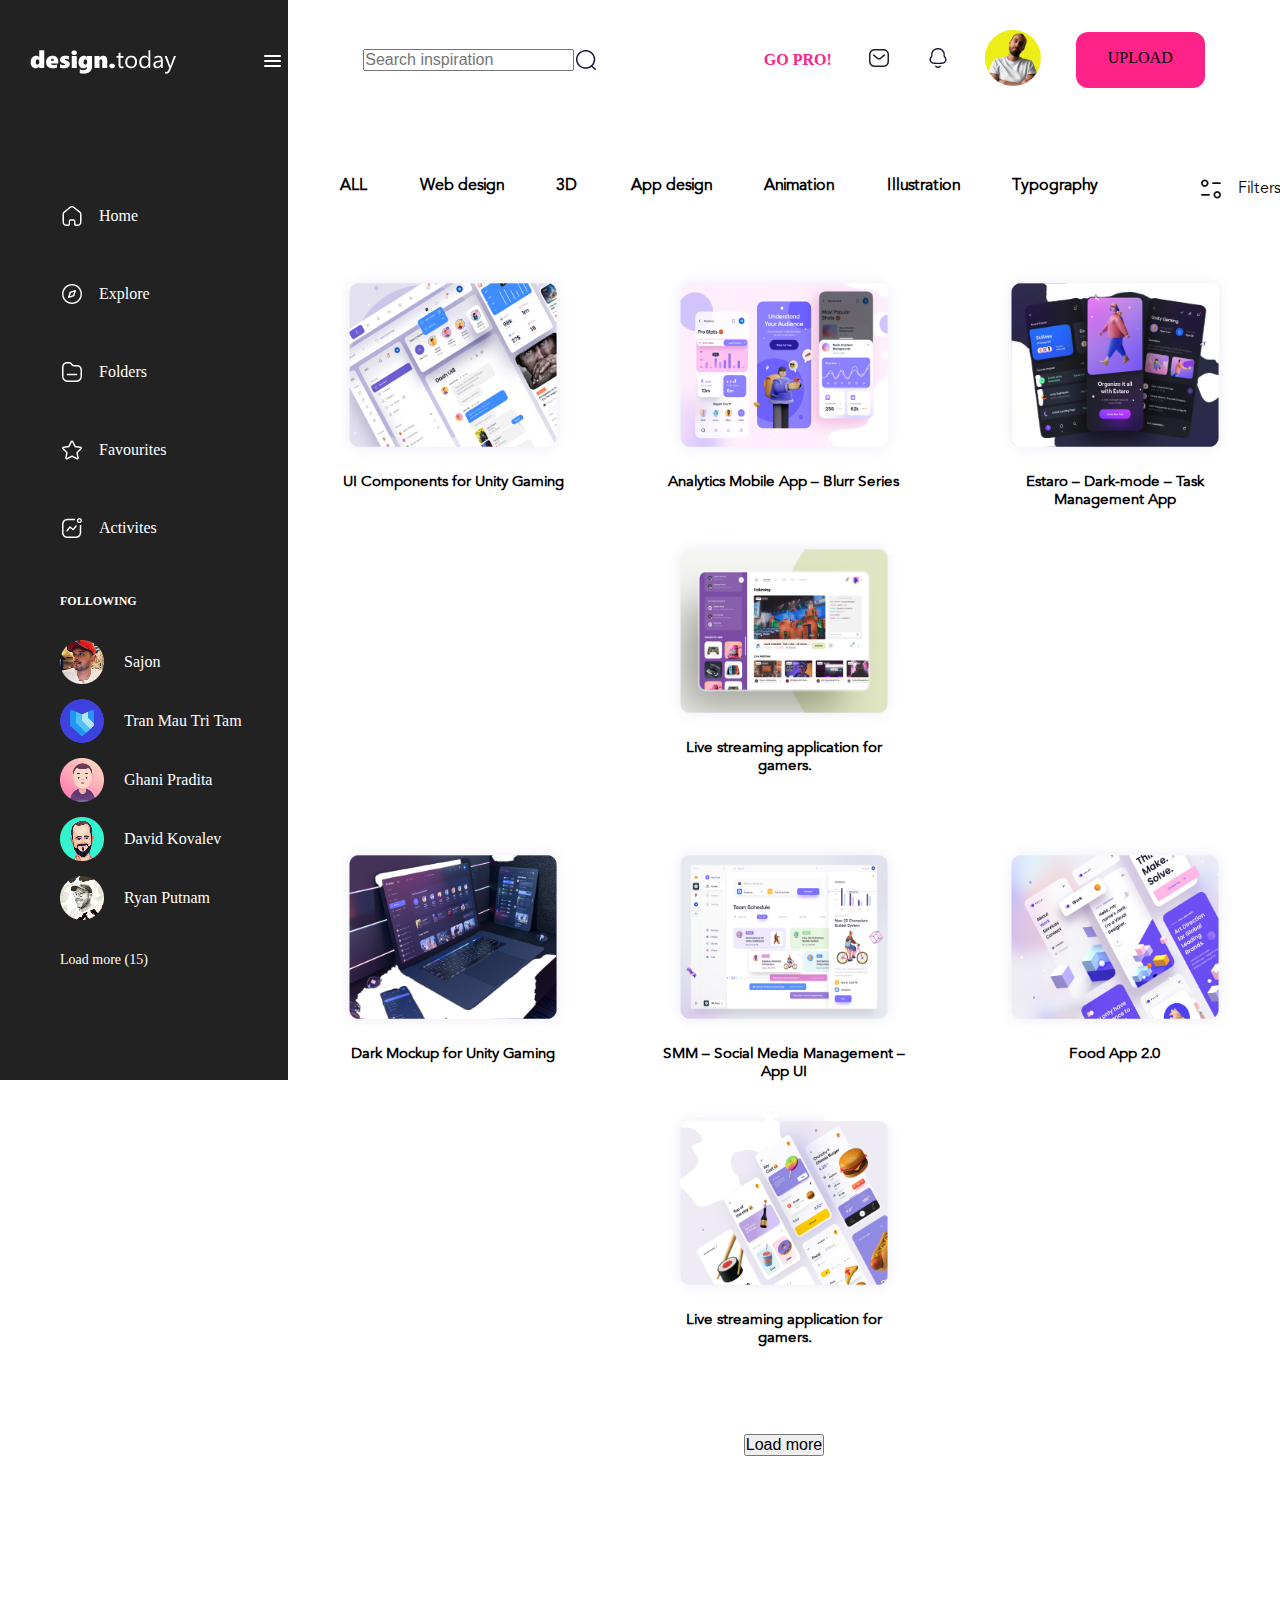
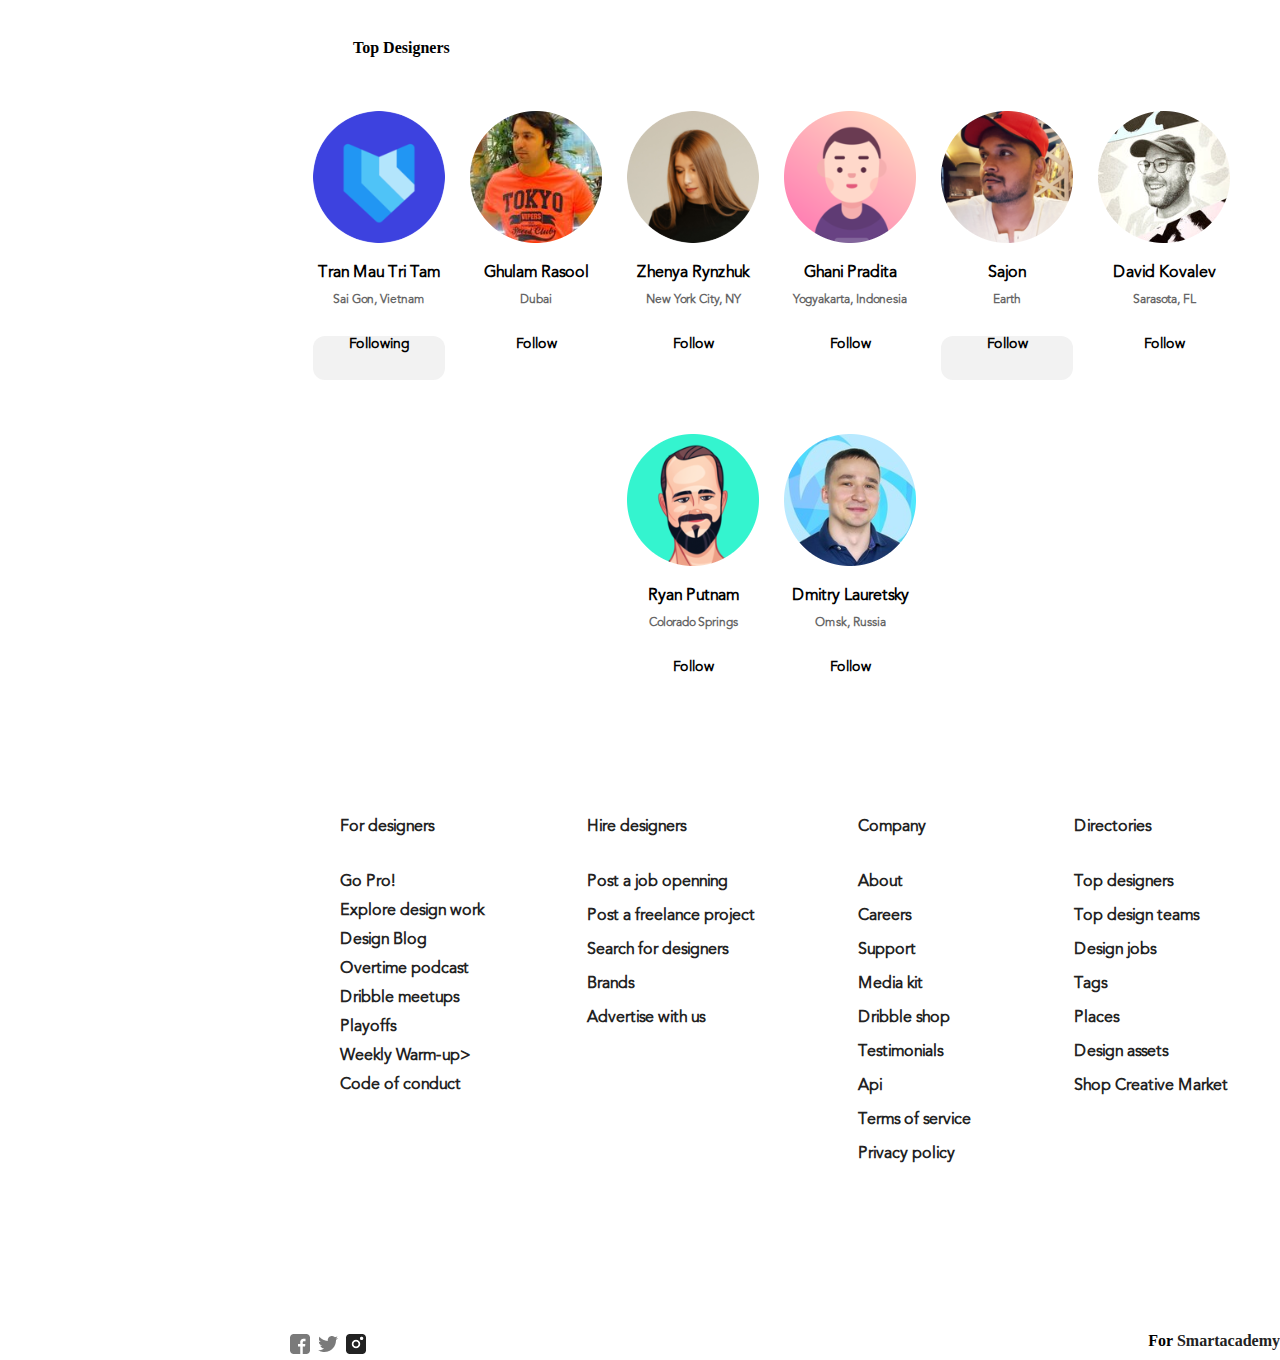
<file: index.html>
<!DOCTYPE html>
<html lang="en">
  <head>
    <meta charset="UTF-8" />
    <meta http-equiv="X-UA-Compatible" content="IE=edge" />
    <meta name="viewport" content="width=device-width, initial-scale=1.0" />
    <meta name="description" content="Design innovations" />
    <meta name="keywords" content="web Design free lessons" />
    <meta name="author" content="Omar Effimowsky" />
    <meta
      property="og:url"
      content="https://effimowsky.github.io/shualeduri/"
    />
    <meta property="og:type" content="article" />
    <meta property="og:title" content="Lets Design Your Mind" />
    <meta
      property="og:description"
      content="Can We create The Greatest Designs of all time?"
    />
    <meta property="og:image" content="images/photo3" />
    <link rel="stylesheet" href="/styles/fonts.css" />
    <link rel="stylesheet" href="styles/main.css" />
    <link rel="stylesheet" href="styles/media.css" />
    <title>Design.today</title>
  </head>
  <body>
    <div class="flex">
      <aside>
        <nav class="navbar">
          <div class="logo">
            <a href="list.html">
              <img src="images/designtoday.png" alt="photo" />
            </a>
            <div class="burger">
              <span></span>
              <span></span>
              <span></span>
            </div>
          </div>
          <ul>
            <li class="navbar-li">
              <img src="images/home.png" alt="icon" />
              <a href="list.html">Home</a>
            </li>
            <li class="navbar-li">
              <img src="images/compass.png" alt="icon" />
              <a href="list.html">Explore</a>
            </li>
            <li class="navbar-li">
              <img src="images/folder.png" alt="icon" />
              <a href="list.html">Folders</a>
            </li>
            <li class="navbar-li">
              <img src="images/star.png" alt="icon" />
              <a href="list.html">Favourites</a>
            </li>
            <li class="navbar-li">
              <img src="images/message.png" alt="icon" />
              <a href="list.html">Activites</a>
            </li>
          </ul>
          <div class="follow-text">
            <h3>FOLLOWING</h3>
          </div>
          <div class="icon-text">
            <div class="icon-text2">
              <img src="images/img1.png" alt="icon" />
              <span>Sajon</span>
            </div>
            <div class="icon-text2">
              <img src="images/img2.png" alt="icon" />
              <span>Tran Mau Tri Tam</span>
            </div>
            <div class="icon-text2">
              <img src="images/img3.png" alt="icon" />
              <span>Ghani Pradita</span>
            </div>
            <div class="icon-text2">
              <img src="images/img4.png" alt="icon" />
              <span>David Kovalev</span>
            </div>
            <div class="icon-text2">
              <img src="images/img5.png" alt="icon" />
              <span>Ryan Putnam</span>
            </div>
          </div>
          <div class="load-text">
            <span>Load more (15)</span>
          </div>
        </nav>
      </aside>
      <div class="full-width">
        <header>
          <div class="header-icons container">
            <div class="search-icon">
              <input type="search" placeholder="Search inspiration" />
              <img src="images/search.png" alt="search-icon" />
            </div>
            <div class="header-icons2">
              <div>
                <a href="list.html">
                  <h3>GO PRO!</h3>
                </a>
              </div>
              <div>
                <a href="list.html">
                  <img src="images/vector.png" alt="vector-icon" />
                </a>
              </div>
              <div>
                <a href="list.html">
                  <img src="images/bell.png" alt="bell" />
                </a>
              </div>
              <div>
                <a href="list.html">
                  <img src="images/man.png" alt="man-icon" />
                </a>
              </div>
              <span>UPLOAD</span>
            </div>
          </div>
        </header>
        <section class="container">
          <div class="topics">
            <h3>ALL</h3>
            <h3>Web design</h3>
            <h3>3D</h3>
            <h3>App design</h3>
            <h3>Animation</h3>
            <h3>Illustration</h3>
            <h3>Typography</h3>
            <div class="filter-text">
              <img src="images/filter.png" alt="filter-icon" />
              <span>Filters</span>
            </div>
          </div>
          <div class="photo-text container">
            <div class="photo-text1">
              <div>
                <img src="images/photo1.png" alt="photo" />
                <h2>UI Components for Unity Gaming</h2>
              </div>
              <div>
                <img src="images/photo2.png" alt="photo" />
                <h2>Analytics Mobile App – Blurr Series</h2>
              </div>
              <div>
                <img src="images/photo3.png" alt="photo" />
                <h2>Estaro – Dark-mode – Task Management App</h2>
              </div>
              <div>
                <img src="images/photo4.png" alt="photo" />
                <h2>Live streaming application for gamers.</h2>
              </div>
            </div>
            <div class="photo-text2">
              <div>
                <img src="images/photo5.png" alt="photo" />
                <h2>Dark Mockup for Unity Gaming</h2>
              </div>
              <div>
                <img src="images/photo6.png" alt="photo" />
                <h2>SMM – Social Media Management – App UI</h2>
              </div>
              <div>
                <img src="images/photo7.png" alt="photo" />
                <h2>Food App 2.0</h2>
              </div>
              <div>
                <img src="images/photo8.png" alt="photo" />
                <h2>Live streaming application for gamers.</h2>
              </div>
            </div>
          </div>
          <div class="load-more-text">
            <button>Load more</button>
          </div>
          <div class="top-designers">
            <h3>Top Designers</h3>
          </div>
          <div class="designers-text container">
            <div>
              <img src="images/icon1.png" alt="icon" />
              <h2>Tran Mau Tri Tam</h2>
              <h3 class="country">Sai Gon, Vietnam</h3>
              <h4 class="name">Following</h4>
            </div>
            <div>
              <img src="images/icon2.png" alt="icon" />
              <h2>Ghulam Rasool</h2>
              <h3 class="country">Dubai</h3>
              <h4>Follow</h4>
            </div>
            <div>
              <img src="images/icon3.png" alt="icon" />
              <h2>Zhenya Rynzhuk</h2>
              <h3 class="country">New York City, NY</h3>
              <h4>Follow</h4>
            </div>
            <div>
              <img src="images/icon4.png" alt="icon" />
              <h2>Ghani Pradita</h2>
              <h3 class="country">Yogyakarta, Indonesia</h3>
              <h4>Follow</h4>
            </div>
            <div>
              <img src="images/icon5.png" alt="icon" />
              <h2>Sajon</h2>
              <h3 class="country">Earth</h3>
              <h4 class="name">Follow</h4>
            </div>
            <div>
              <img src="images/icon6.png" alt="icon" />
              <h2>David Kovalev</h2>
              <h3 class="country">Sarasota, FL</h3>
              <h4>Follow</h4>
            </div>
            <div>
              <img src="images/icon7.png" alt="icon" />
              <h2>Ryan Putnam</h2>
              <h3 class="country">Colorado Springs</h3>
              <h4>Follow</h4>
            </div>
            <div>
              <img src="images/icon8.png" alt="icon" />
              <h2>Dmitry Lauretsky</h2>
              <h3 class="country">Omsk, Russia</h3>
              <h4>Follow</h4>
            </div>
          </div>
        </section>
        <footer>
          <div class="footer-content">
            <div class="for-designers">
              <h2>For designers</h2>
              <h3>Go Pro!</h3>
              <h3>Explore design work</h3>
              <h3>Design Blog</h3>
              <h3>Overtime podcast</h3>
              <h3>Dribble meetups</h3>
              <h3>Playoffs</h3>
              <h3>Weekly Warm-up></h3>
              <h3>Code of conduct</h3>
            </div>
            <div class="Hire-designers">
              <h2>Hire designers</h2>
              <h3>Post a job openning</h3>
              <h3>Post a freelance project</h3>
              <h3>Search for designers</h3>
              <h3 class="brands">Brands</h3>
              <h3>Advertise with us</h3>
            </div>
            <div class="company">
              <h2>Company</h2>
              <h3>About</h3>
              <h3>Careers</h3>
              <h3>Support</h3>
              <h3>Media kit</h3>
              <h3>Dribble shop</h3>
              <h3>Testimonials</h3>
              <h3>Api</h3>
              <h3>Terms of service</h3>
              <h3>Privacy policy</h3>
            </div>
            <div class="Directories">
              <h2>Directories</h2>
              <h3>Top designers</h3>
              <h3>Top design teams</h3>
              <h3>Design jobs</h3>
              <h3>Tags</h3>
              <h3>Places</h3>
              <h3>Design assets</h3>
              <h3>Shop Creative Market</h3>
            </div>
          </div>
          <div>
            <div class="social container">
              <div class="social-icons">
                <img src="images/facebook.png" alt="facebook" />
                <img src="images/tweeter.png" alt="tweeter" />
                <img src="images/instagram.png" alt="instagram" />
              </div>
              <div class="smart-text">
                <h3>For <span>Smartacademy</span></h3>
              </div>
            </div>
          </div>
        </footer>
      </div>
    </div>
  </body>
</html>
</file>
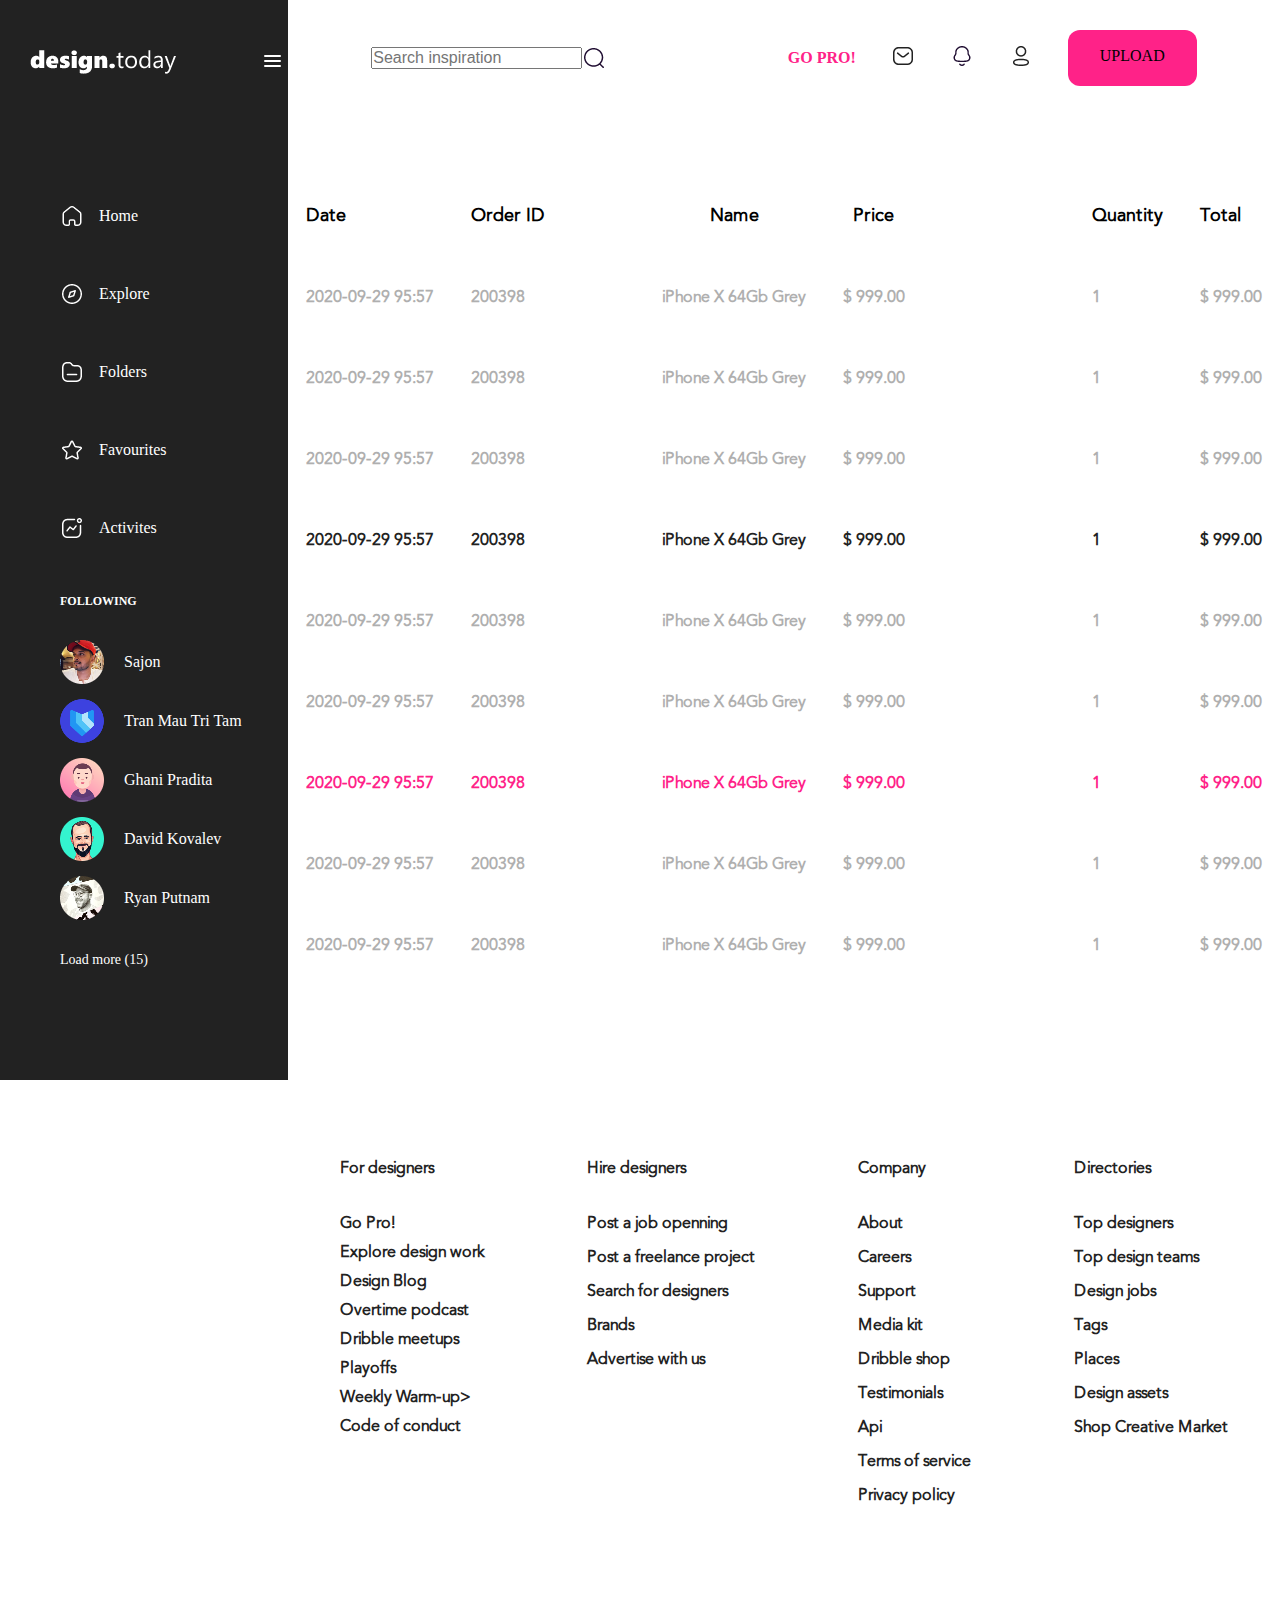
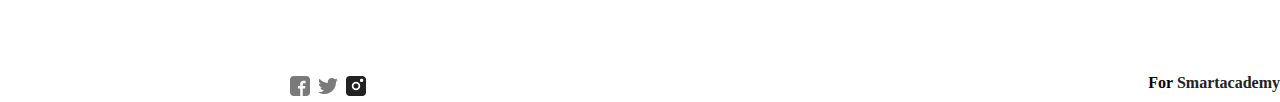
<file: list.html>
<!DOCTYPE html>
<html lang="en">
  <head>
    <meta charset="UTF-8" />
    <meta http-equiv="X-UA-Compatible" content="IE=edge" />
    <meta name="viewport" content="width=device-width, initial-scale=1.0" />
    <meta name="description" content="Design innovations" />
    <meta name="keywords" content="web Design free lessons" />
    <meta name="author" content="Omar Effimowsky" />
    <meta
      property="og:url"
      content="https://effimowsky.github.io/shualeduri/"
    />
    <meta property="og:type" content="article" />
    <meta property="og:title" content="Lets Design Your Mind" />
    <meta
      property="og:description"
      content="Can We create The Greatest Designs of all time?"
    />
    <meta property="og:image" content="images/photo3" />
    <link rel="stylesheet" href="/styles/fonts.css" />
    <link rel="stylesheet" href="styles/main.css" />
    <link rel="stylesheet" href="styles/media.css" />
    <title>Design.today</title>
  </head>
  <body>
    <div class="flex">
      <aside>
        <nav class="navbar">
          <div class="logo">
            <a href="index.html">
              <img src="images/designtoday.png" alt="photo" />
            </a>
            <div class="burger">
              <span></span>
              <span></span>
              <span></span>
            </div>
          </div>
          <ul>
            <li class="navbar-li">
              <img src="images/home.png" alt="icon" />
              <a href="index.html">Home</a>
            </li>
            <li class="navbar-li">
              <img src="images/compass.png" alt="icon" />
              <a href="index.html">Explore</a>
            </li>
            <li class="navbar-li">
              <img src="images/folder.png" alt="icon" />
              <a href="index.html">Folders</a>
            </li>
            <li class="navbar-li">
              <img src="images/star.png" alt="icon" />
              <a href="index.html">Favourites</a>
            </li>
            <li class="navbar-li">
              <img src="images/message.png" alt="icon" />
              <a href="index.html">Activites</a>
            </li>
          </ul>
          <div class="follow-text">
            <h3>FOLLOWING</h3>
          </div>
          <div class="icon-text">
            <div class="icon-text2">
              <img src="images/img1.png" alt="icon" />
              <span>Sajon</span>
            </div>
            <div class="icon-text2">
              <img src="images/img2.png" alt="icon" />
              <span>Tran Mau Tri Tam</span>
            </div>
            <div class="icon-text2">
              <img src="images/img3.png" alt="icon" />
              <span>Ghani Pradita</span>
            </div>
            <div class="icon-text2">
              <img src="images/img4.png" alt="icon" />
              <span>David Kovalev</span>
            </div>
            <div class="icon-text2">
              <img src="images/img5.png" alt="icon" />
              <span>Ryan Putnam</span>
            </div>
          </div>
          <div class="load-text">
            <span>Load more (15)</span>
          </div>
        </nav>
      </aside>
      <div class="full-width">
        <header>
          <div class="header-icons container">
            <div class="search-icon">
              <input type="search" placeholder="Search inspiration" />
              <img src="images/search.png" alt="search-icon" />
            </div>
            <div class="header-icons2">
              <div>
                <a href="index.html">
                  <h3>GO PRO!</h3>
                </a>
              </div>
              <div>
                <a href="index.html">
                  <img src="images/vector.png" alt="vector-icon" />
                </a>
              </div>
              <div>
                <a href="index.html">
                  <img src="images/bell.png" alt="bell" />
                </a>
              </div>
              <div>
                <a href="index.html">
                  <img src="images/no-icon.png" alt="man-icon" />
                </a>
              </div>
              <span>UPLOAD</span>
            </div>
          </div>
        </header>
        <section class="container">
          <div class="list-content flex">
            <div class="list">
              <h2>Date</h2>
              <h4>2020-09-29 95:57</h4>
              <h4>2020-09-29 95:57</h4>
              <h4>2020-09-29 95:57</h4>
              <div class="text-color">
                <h4>2020-09-29 95:57</h4>
              </div>
              <h4>2020-09-29 95:57</h4>
              <h4>2020-09-29 95:57</h4>
              <div class="text-color1">
                <h4>2020-09-29 95:57</h4>
              </div>
              <h4>2020-09-29 95:57</h4>
              <h4>2020-09-29 95:57</h4>
            </div>
            <div class="list">
              <h2>Order ID</h2>
              <h4>200398</h4>
              <h4>200398</h4>
              <h4>200398</h4>
              <div class="text-color">
                <h4>200398</h4>
              </div>
              <h4>200398</h4>
              <h4>200398</h4>
              <div class="text-color1">
                <h4>200398</h4>
              </div>
              <h4>200398</h4>
              <h4>200398</h4>
            </div>
            <div class="list">
              <div class="list2">
                <h2>Name</h2>
                <h4>iPhone X 64Gb Grey</h4>
                <h4>iPhone X 64Gb Grey</h4>
                <h4>iPhone X 64Gb Grey</h4>
                <div class="text-color">
                  <h4>iPhone X 64Gb Grey</h4>
                </div>
                <h4>iPhone X 64Gb Grey</h4>
                <h4>iPhone X 64Gb Grey</h4>
                <div class="text-color1">
                  <h4>iPhone X 64Gb Grey</h4>
                </div>
                <h4>iPhone X 64Gb Grey</h4>
                <h4>iPhone X 64Gb Grey</h4>
              </div>
            </div>
            <div class="list">
              <div class="list4">
                <h2>Price</h2>
                <h4>$ 999.00</h4>
                <h4>$ 999.00</h4>
                <h4>$ 999.00</h4>
                <div class="text-color">
                  <h4>$ 999.00</h4>
                </div>
                <h4>$ 999.00</h4>
                <h4>$ 999.00</h4>
                <div class="text-color1">
                  <h4>$ 999.00</h4>
                </div>
                <h4>$ 999.00</h4>
                <h4>$ 999.00</h4>
              </div>
            </div>
            <div class="list">
              <h2>Quantity</h2>
              <h4>1</h4>
              <h4>1</h4>
              <h4>1</h4>
              <div class="text-color">
                <h4>1</h4>
              </div>
              <h4>1</h4>
              <h4>1</h4>
              <div class="text-color1">
                <h4>1</h4>
              </div>
              <h4>1</h4>
              <h4>1</h4>
            </div>
            <div class="list">
              <h2>Total</h2>
              <h4>$ 999.00</h4>
              <h4>$ 999.00</h4>
              <h4>$ 999.00</h4>
              <div class="text-color">
                <h4>$ 999.00</h4>
              </div>
              <h4>$ 999.00</h4>
              <h4>$ 999.00</h4>
              <div class="text-color1">
                <h4>$ 999.00</h4>
              </div>
              <h4>$ 999.00</h4>
              <h4>$ 999.00</h4>
            </div>
          </div>
        </section>
        <footer>
          <div class="footer-content">
            <div class="for-designers">
              <h2>For designers</h2>
              <h3>Go Pro!</h3>
              <h3>Explore design work</h3>
              <h3>Design Blog</h3>
              <h3>Overtime podcast</h3>
              <h3>Dribble meetups</h3>
              <h3>Playoffs</h3>
              <h3>Weekly Warm-up></h3>
              <h3>Code of conduct</h3>
            </div>
            <div class="Hire-designers">
              <h2>Hire designers</h2>
              <h3>Post a job openning</h3>
              <h3>Post a freelance project</h3>
              <h3>Search for designers</h3>
              <h3 class="brands">Brands</h3>
              <h3>Advertise with us</h3>
            </div>
            <div class="company">
              <h2>Company</h2>
              <h3>About</h3>
              <h3>Careers</h3>
              <h3>Support</h3>
              <h3>Media kit</h3>
              <h3>Dribble shop</h3>
              <h3>Testimonials</h3>
              <h3>Api</h3>
              <h3>Terms of service</h3>
              <h3>Privacy policy</h3>
            </div>
            <div class="Directories">
              <h2>Directories</h2>
              <h3>Top designers</h3>
              <h3>Top design teams</h3>
              <h3>Design jobs</h3>
              <h3>Tags</h3>
              <h3>Places</h3>
              <h3>Design assets</h3>
              <h3>Shop Creative Market</h3>
            </div>
          </div>
          <div>
            <div class="social container">
              <div class="social-icons">
                <img src="images/facebook.png" alt="facebook" />
                <img src="images/tweeter.png" alt="tweeter" />
                <img src="images/instagram.png" alt="instagram" />
              </div>
              <div class="smart-text">
                <h3>For <span>Smartacademy</span></h3>
              </div>
            </div>
          </div>
        </footer>
      </div>
    </div>
  </body>
</html>
</file>
<file: styles/fonts.css>
@font-face {
  font-family: "Avenir LT Std";
  src: url("../styles/fonts/AvenirLTStd-Book.woff2") format("woff2"),
    url("../styles/fonts/AvenirLTStd-Book.woff") format("woff"),
    url("../styles/fonts/AvenirLTStd-Book.ttf") format("ttf");
  font-weight: normal;
  font-style: normal;
  font-display: swap;
}
</file>
<file: styles/media.css>
@media (max-width: 1024px) {
  .header-icons2 {
    flex-wrap: wrap;
  }
  .navbar-li {
    display: none;
  }
  .follow-text {
    display: none;
  }
  .icon-text {
    display: none;
  }
  .load-text {
    display: none;
  }
  .footer-content {
    justify-content: space-around;
  }
}
@media (max-width: 480px) {
  .header {
    width: 100%;
  }
  .topics {
    width: 100%;
  }
  .footer-content {
    display: none;
  }
}
</file>
<file: styles/main.css>
/* reset css */
* {
  margin: 0;
  padding: 0;
  box-sizing: border-box;
  font-size: 100%;
  text-decoration: none;
  list-style: none;
}
.container {
  width: 100%;
  margin: 0 auto;
}
.flex {
  display: flex;
}
.header-icons {
  display: flex;
  align-items: center;
  justify-content: space-around;
  margin-top: 30px;
  flex-wrap: wrap;
}
.search-icon {
  align-items: center;
  display: flex;
}
.header-icons2 {
  display: flex;
  align-items: center;
  margin-left: 15px;
}
.header-icons2 h3 {
  color: #ff2288;
}
.header-icons2 div {
  margin-right: 35px;
}
.header-icons span {
  background-color: #ff2288;
  border-radius: 12px;
  width: 129px;
  height: 56px;
  cursor: pointer;
  text-align: center;
  padding-top: 17px;
}
.logo {
  display: flex;
  padding: 42px 0 0 30px;
  margin-bottom: 124px;
  font-family: "Avenir LT Std";
}
.navbar {
  width: 288px;
}
aside {
  background-color: #222222;
  height: 1080px;
}
.navbar-li {
  display: flex;
  margin-bottom: 54px;
  padding-left: 60px;
  align-items: center;
}
.navbar-li:hover {
  background-color: #ff2288;
  border-radius: 12px;
  width: 259px;
  height: 60px;
  margin-left: 30px;
  transition-delay: 0.1s;
  transition-duration: 0.7s;
}
.navbar-li a {
  margin-left: 15px;
  color: #fff;
}
.burger {
  flex-direction: column;
  padding-top: 10px;
  cursor: pointer;
}
.burger span {
  background-color: #fff;
  border-radius: 10px;
  margin: 3px 0 0 87px;
  display: flex;
  width: 17px;
  height: 2px;
}
.follow-text {
  color: #fff;
  font-size: 12px;
  padding-left: 60px;
}
.icon-text {
  flex-direction: column;
  margin-left: 60px;
  margin-top: 31px;
}
.icon-text2 {
  display: flex;
  align-items: center;
  color: #fff;
  margin-top: 15px;
}
.icon-text2 span {
  margin-left: 20px;
  font-size: 16px;
}
.load-text {
  color: #fff;
  font-size: 14px;
  margin-top: 32px;
  margin-left: 60px;
}
.topics {
  display: flex;
  flex-wrap: wrap;
  justify-content: space-around;
  margin-top: 87px;
  font-family: "Avenir LT Std";
}
.topics h3 {
  margin-left: 52px;
}
.filter-text {
  display: flex;
  justify-content: end;
  align-items: center;
  margin-left: 100px;
}
.filter-text img {
  margin-right: 15px;
}
.photo-text {
  margin-top: 59px;
}
.photo-text1 {
  display: flex;
  justify-content: space-around;
  text-align: center;
  margin-bottom: 40px;
  flex-wrap: wrap;
}
.photo-text1 img {
  width: 250px;
  height: 210px;
}
.photo-text2 {
  display: flex;
  justify-content: space-around;
  text-align: center;
  flex-wrap: wrap;
}
.photo-text2 img {
  width: 250px;
  height: 210px;
}
.photo-text1 h2 {
  width: 250px;
  height: 52px;
  font-size: 15px;
  flex-wrap: wrap;
  font-family: "Avenir LT Std";
}
.photo-text2 h2 {
  width: 250px;
  height: 52px;
  font-size: 15px;
  font-family: "Avenir LT Std";
}
.load-more-text {
  display: flex;
  justify-content: center;
  border-radius: 12px;
  margin-top: 70px;
}
.lead-more-text h2 {
  font-size: 16px;
  color: #222222;
  padding: 16px 108px 19px 105px;
}
.top-designers {
  margin-top: 183px;
  margin-left: 65px;
}
.designers-text {
  display: flex;
  justify-content: center;
  flex-wrap: wrap;
  font-family: "Avenir LT Std";
}
.designers-text div {
  margin-right: 25px;
  text-align: center;
  margin-top: 54px;
}
.designers-text img {
  width: 132px;
  height: 132px;
}
.country {
  opacity: 0.6;
  font-size: 12px;
  margin-top: 10px;
}
.designers-text h4 {
  font-size: 14px;
  margin-top: 29px;
  border-radius: 12px;
}
.designers-text h2 {
  font-size: 16px;
  margin-top: 15px;
}
.name {
  background-color: #f2f2f2;
  width: 132px;
  height: 44px;
  border-radius: 12px;
}
.footer-content {
  display: flex;
  margin-top: 142px;
  flex-wrap: wrap;
  justify-content: space-around;
  color: #222222;
  font-family: "Avenir LT Std";
}
.for-designers h2 {
  margin-bottom: 36px;
}
.for-designers h3 {
  font-size: 16px;
  margin-top: 10px;
}
.Hire-designers h2 {
  margin-bottom: 36px;
}
.Hire-designers h3 {
  margin-top: 15px;
}
.brands {
  margin-top: 41px;
}
.company h2 {
  margin-bottom: 36px;
}
.company h3 {
  margin-bottom: 15px;
}
.Directories h2 {
  margin-bottom: 36px;
}
.Directories h3 {
  margin-bottom: 15px;
}
.social {
  display: flex;
  flex-wrap: wrap;
  margin-top: 153px;
  justify-content: space-between;
}
.smart-text span {
  color: #222222;
}

.full-width {
  width: 100%;
}
.list-content {
  margin-top: 119px;
  flex-wrap: wrap;
  justify-content: space-around;
  font-family: "Avenir LT Std";
}
.list h2 {
  margin-bottom: 62px;
  font-size: 18px;
}
.list h4 {
  margin-bottom: 62px;
  color: #afafaf;
  font-size: 16px;
}
.text-color h4 {
  color: #222222;
}
.text-color1 h4 {
  color: #ff2288;
}
.list2 {
  padding-left: 80px;
  text-align: center;
}
.list4 {
  margin-right: 150px;
  text-align: center;
}
</file>
